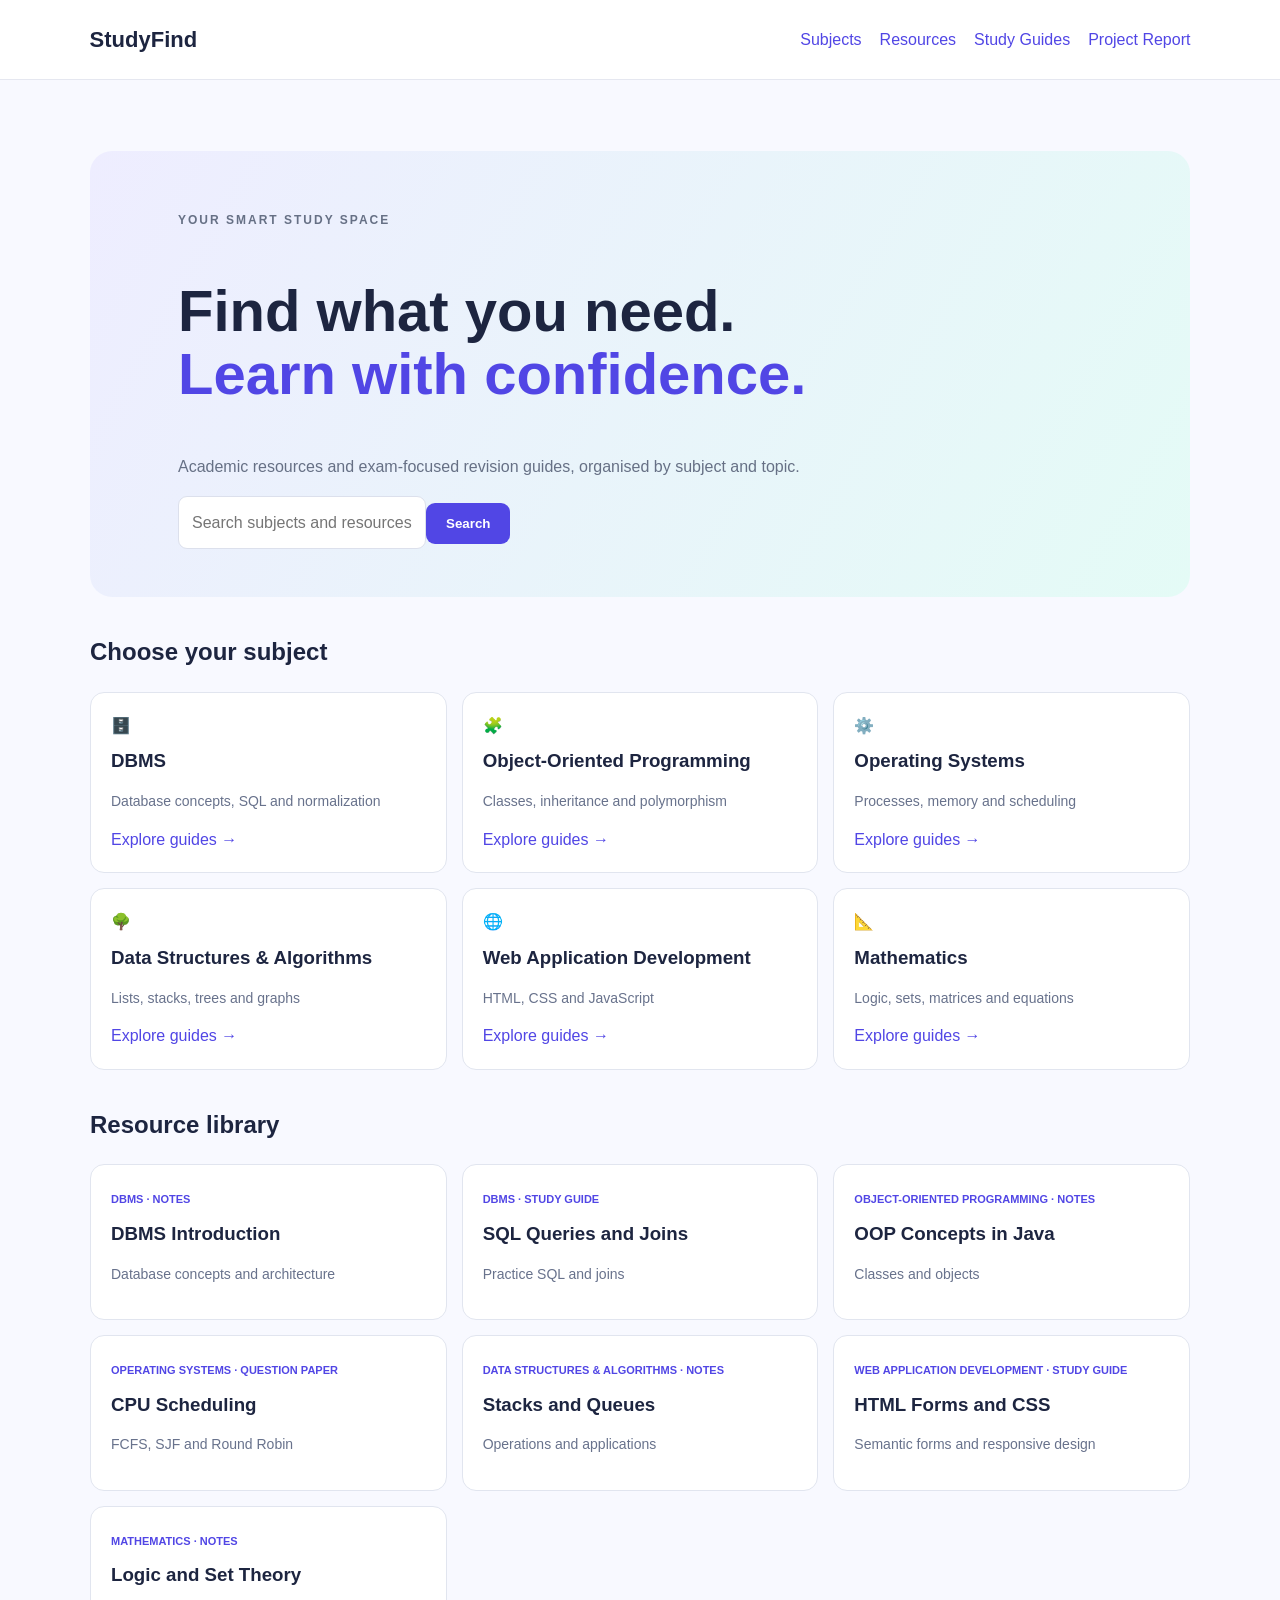
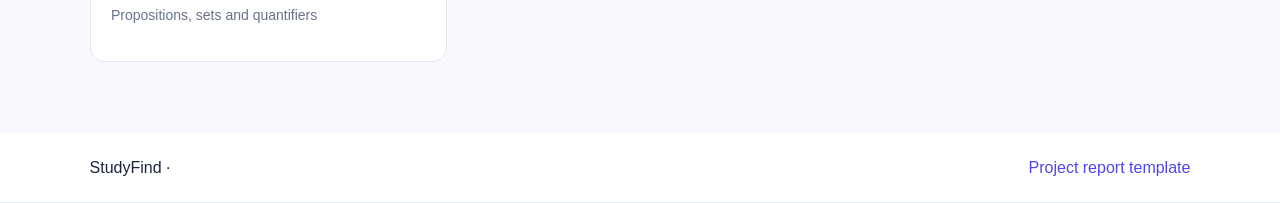
<file: public/index.html>
<!doctype html>
<html lang="en"><head><meta charset="utf-8"><meta name="viewport" content="width=device-width,initial-scale=1"><title>StudyFind</title><link rel="stylesheet" href="styles.css"></head><body><header><a class="brand" href="index.html">StudyFind</a><nav><a href="#subjects">Subjects</a><a href="#resources">Resources</a><a href="study.html">Study Guides</a><a href="../report.html">Project Report</a></nav></header><main><section class="hero"><p class="tag">YOUR SMART STUDY SPACE</p><h1>Find what you need.<br><span>Learn with confidence.</span></h1><p>Academic resources and exam-focused revision guides, organised by subject and topic.</p><input id="search" placeholder="Search subjects and resources"><button id="searchBtn">Search</button></section><section id="subjects"><h2>Choose your subject</h2><div id="subjectGrid" class="grid"></div></section><section id="resources"><h2>Resource library</h2><div id="results" class="grid"></div></section></main><footer>StudyFind · <a href="../report.html">Project report template</a></footer><script src="app.js"></script></body></html>
</file>
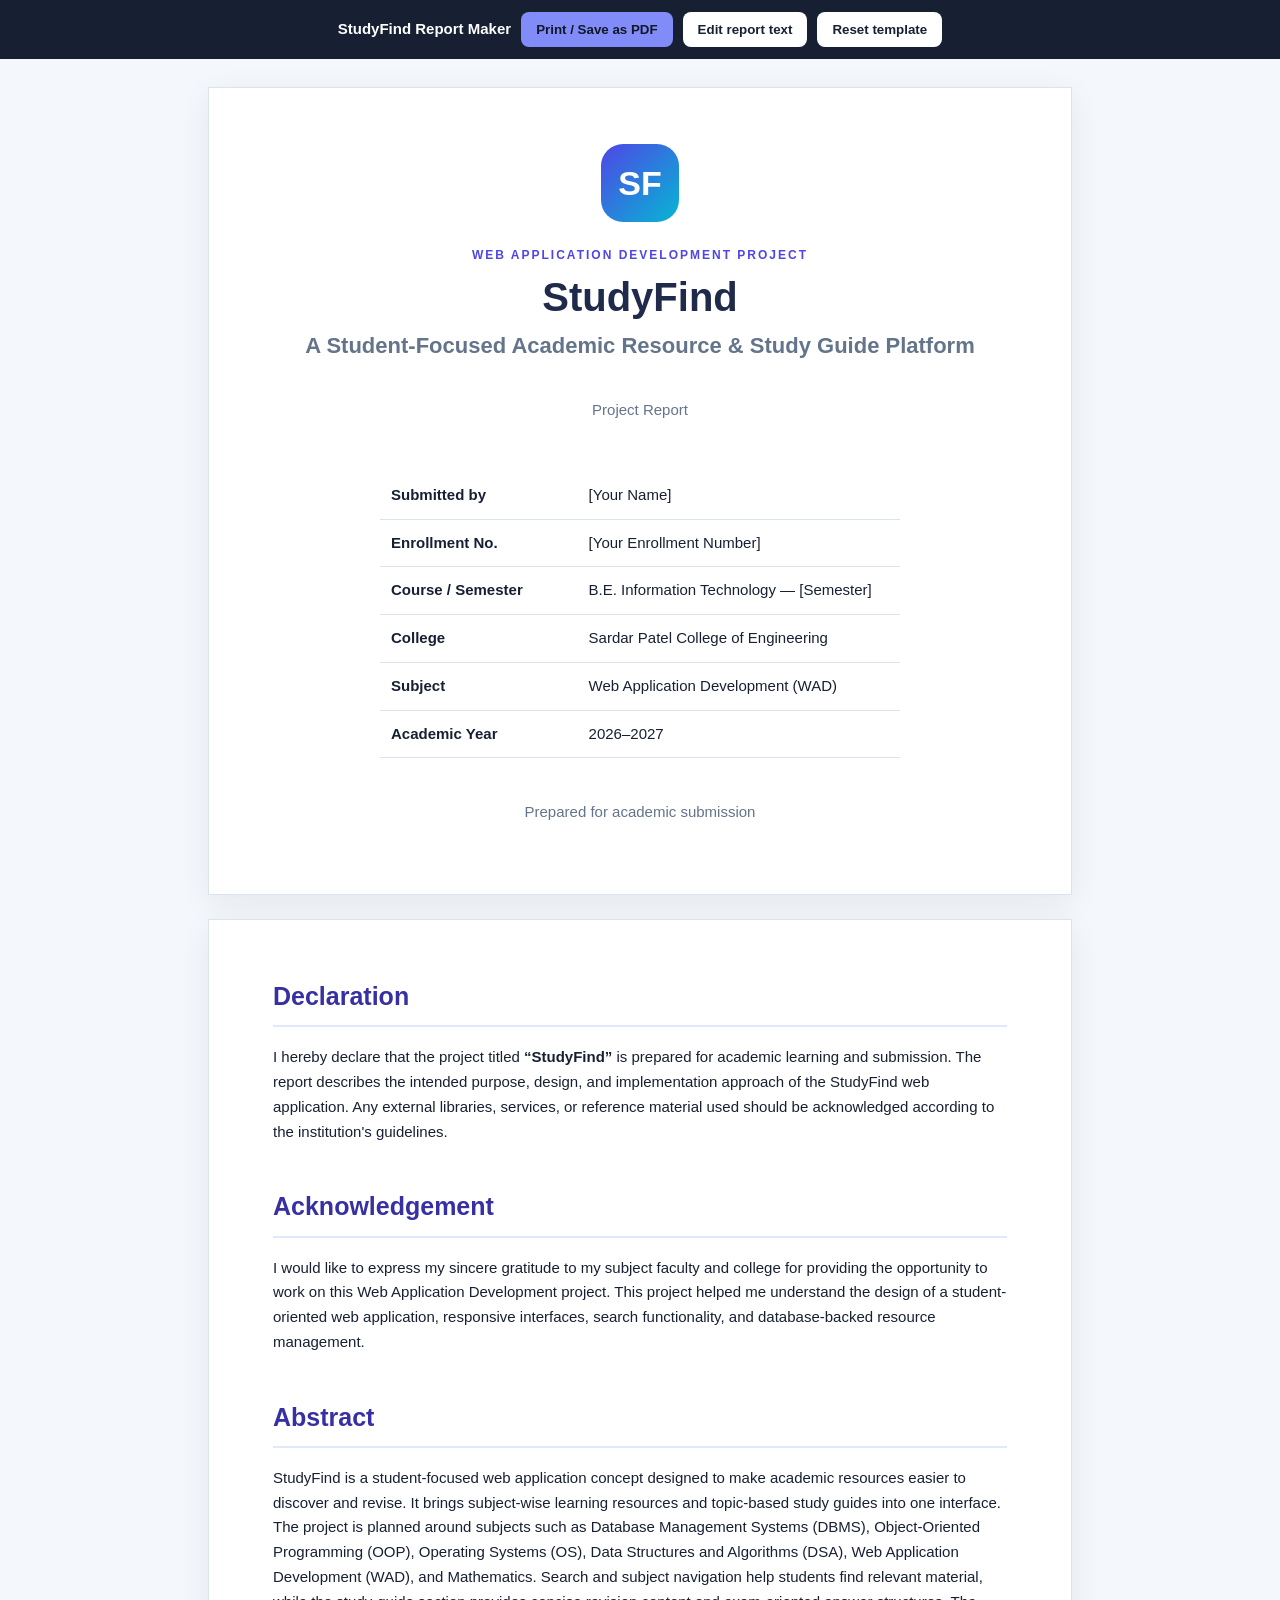
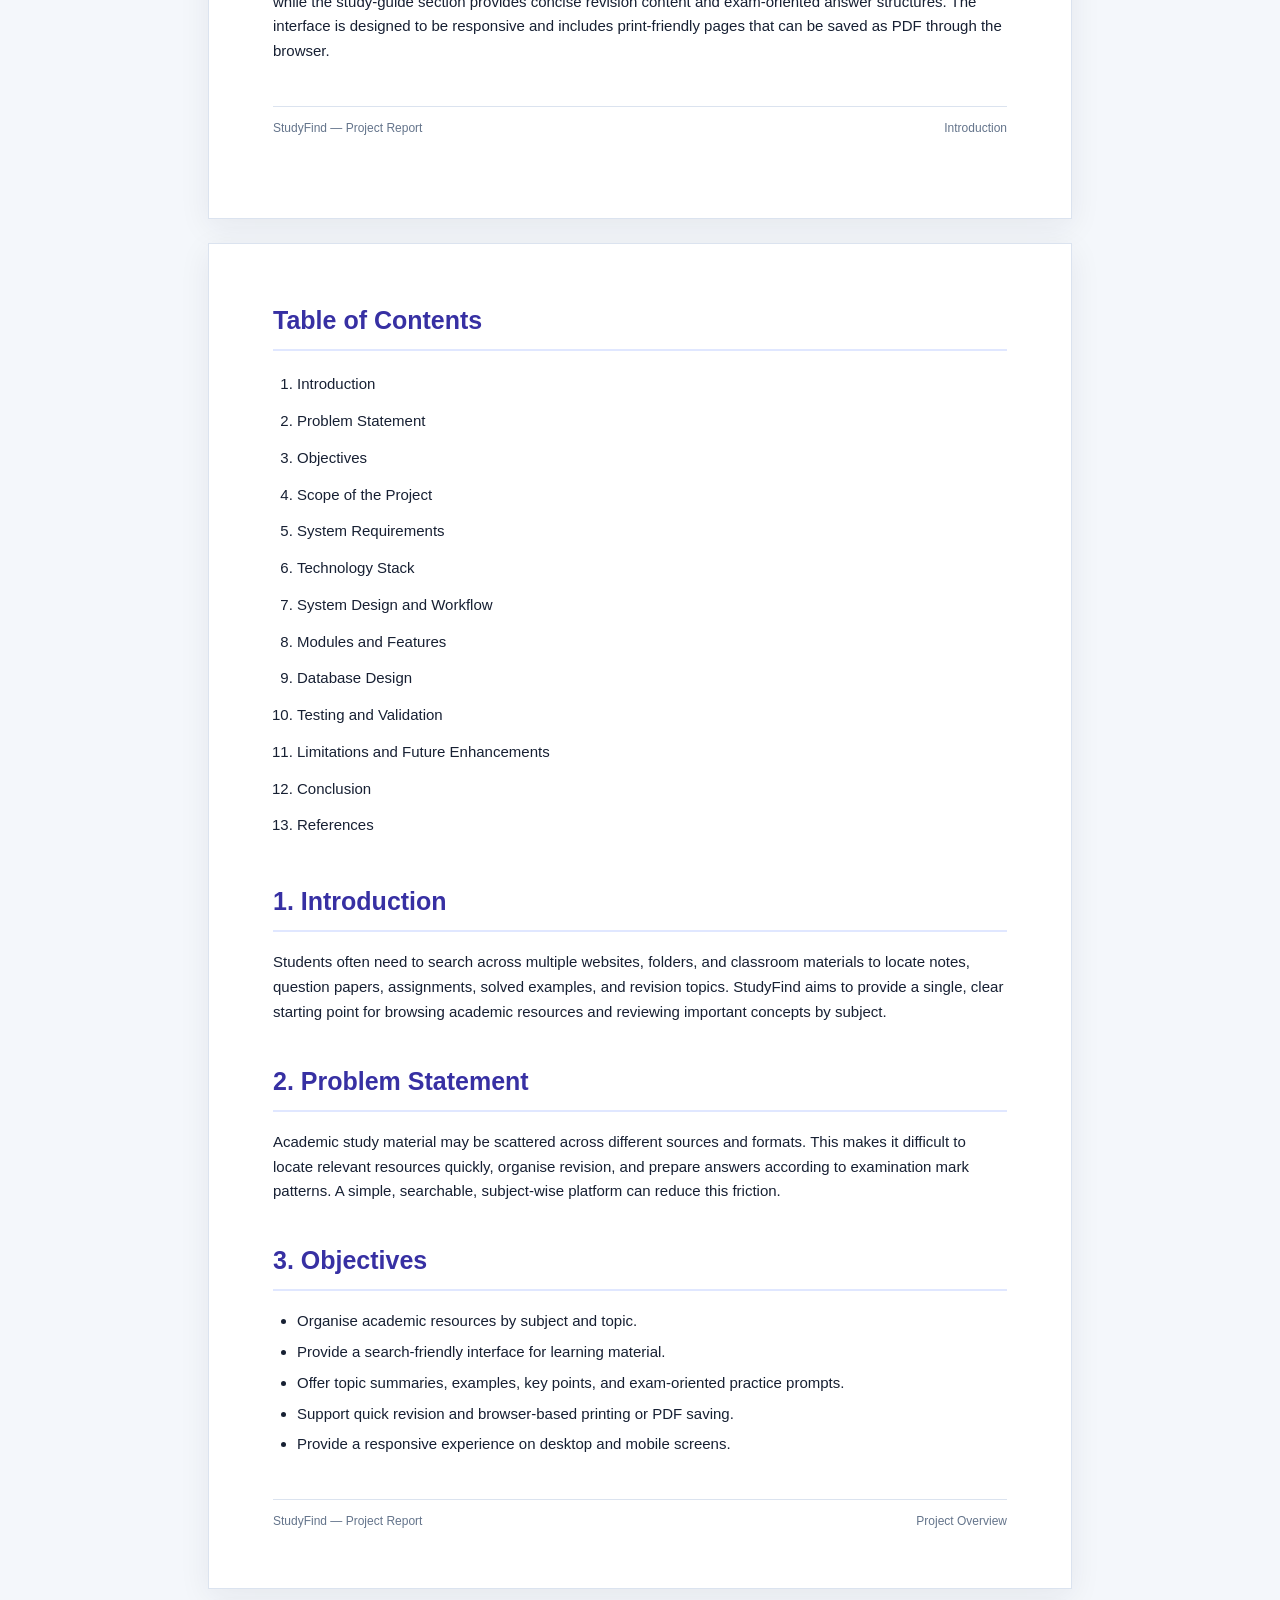
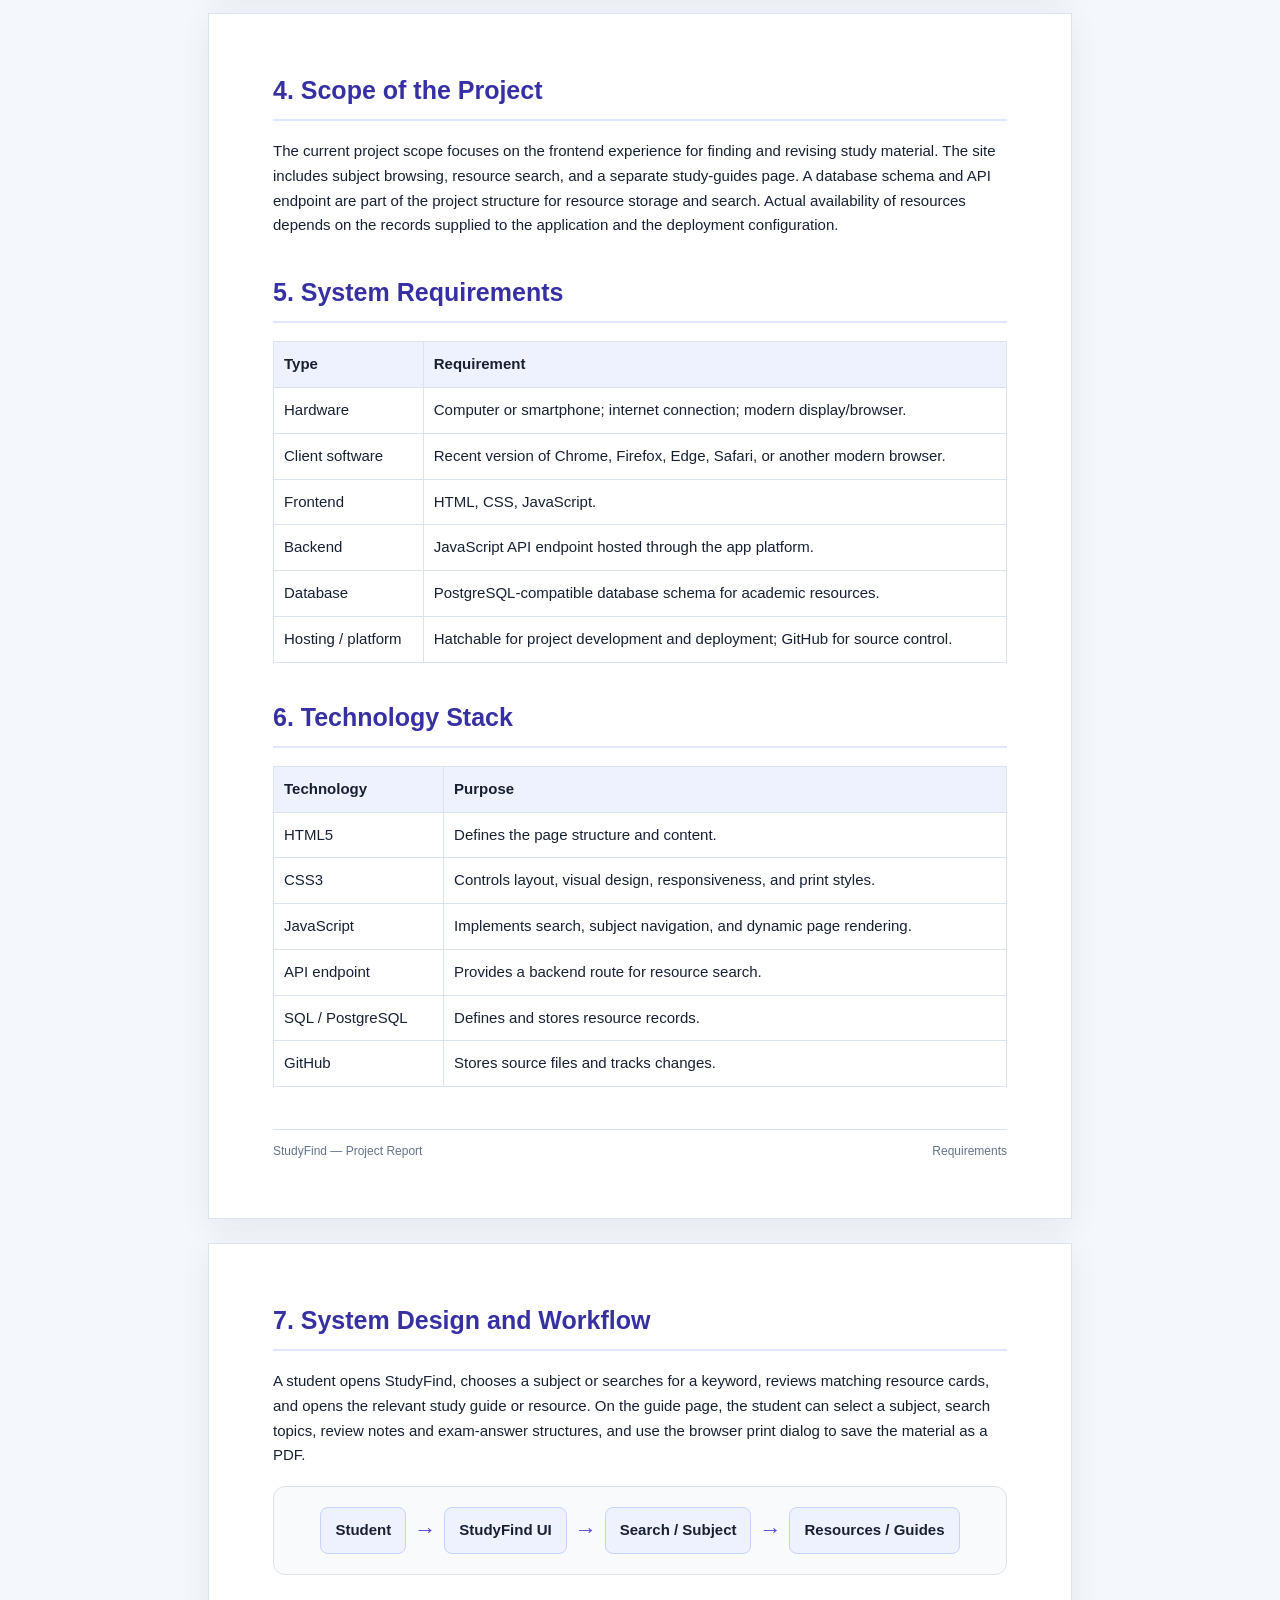
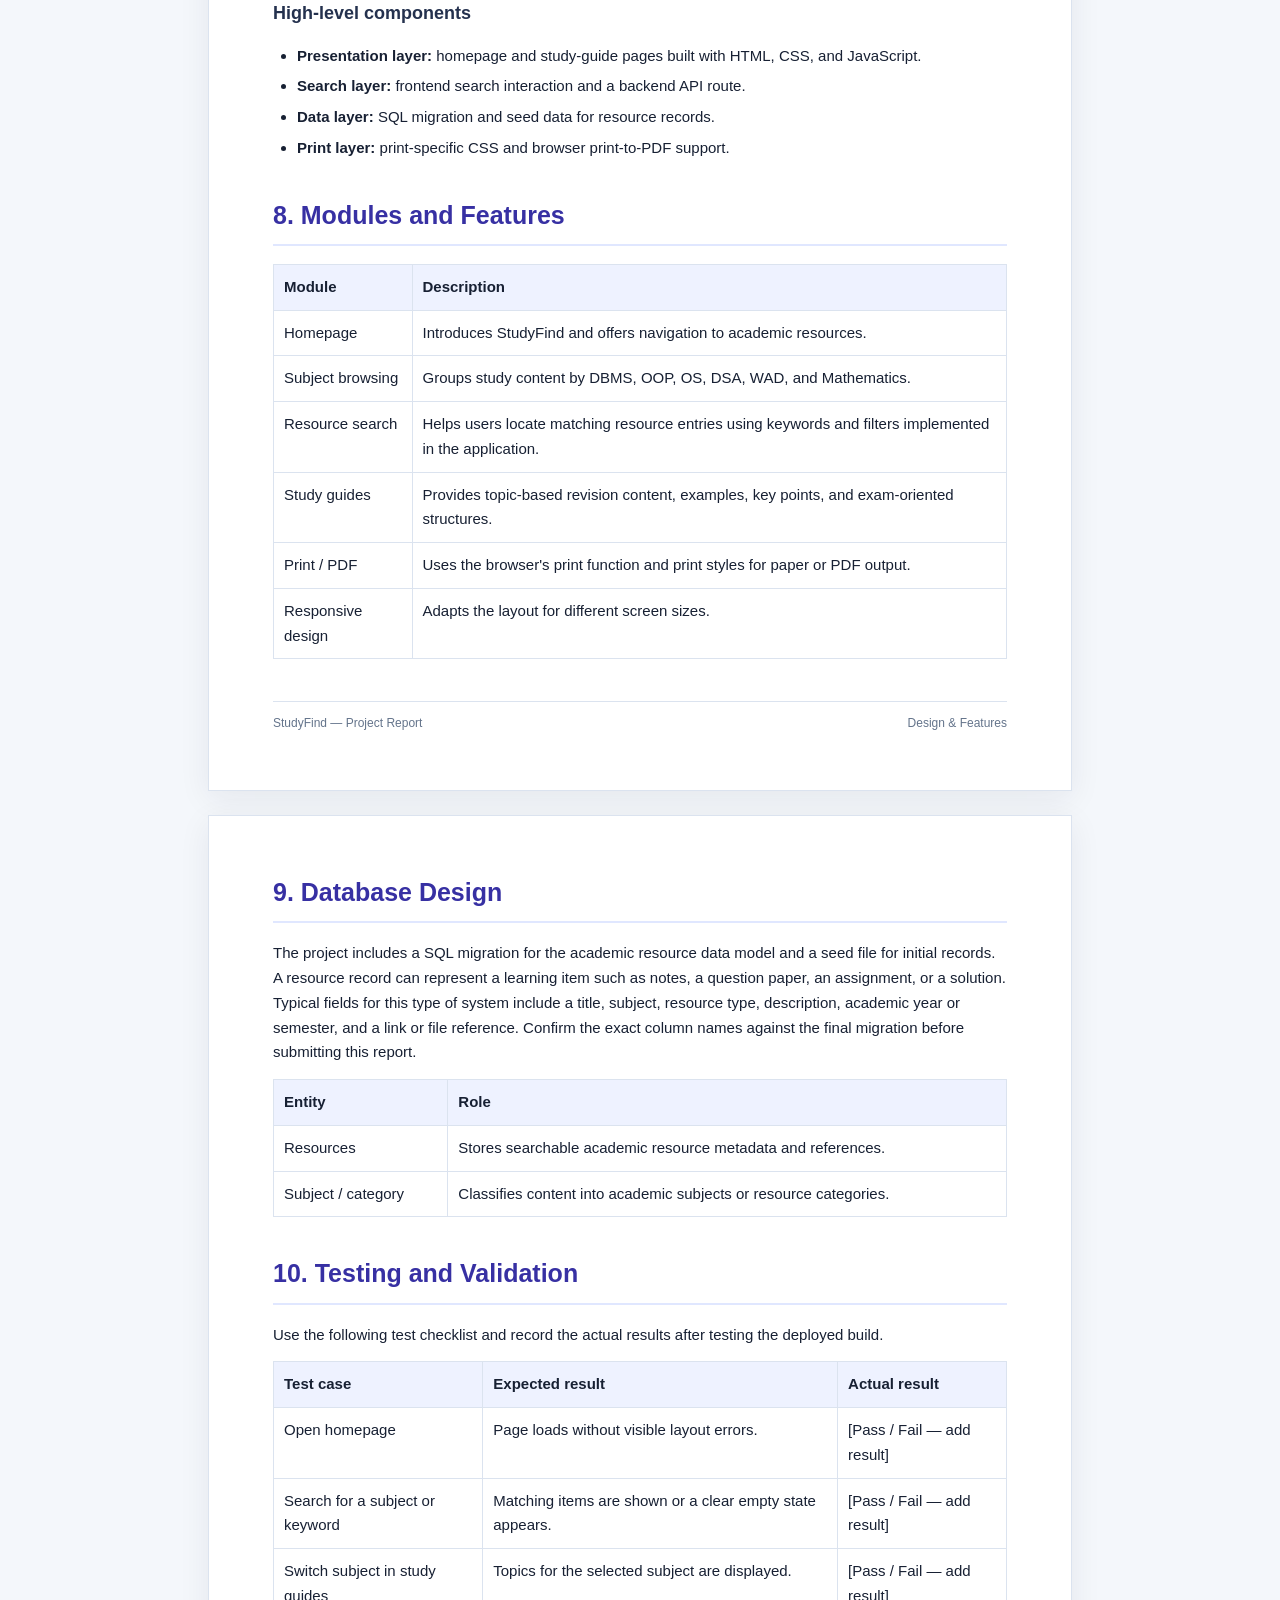
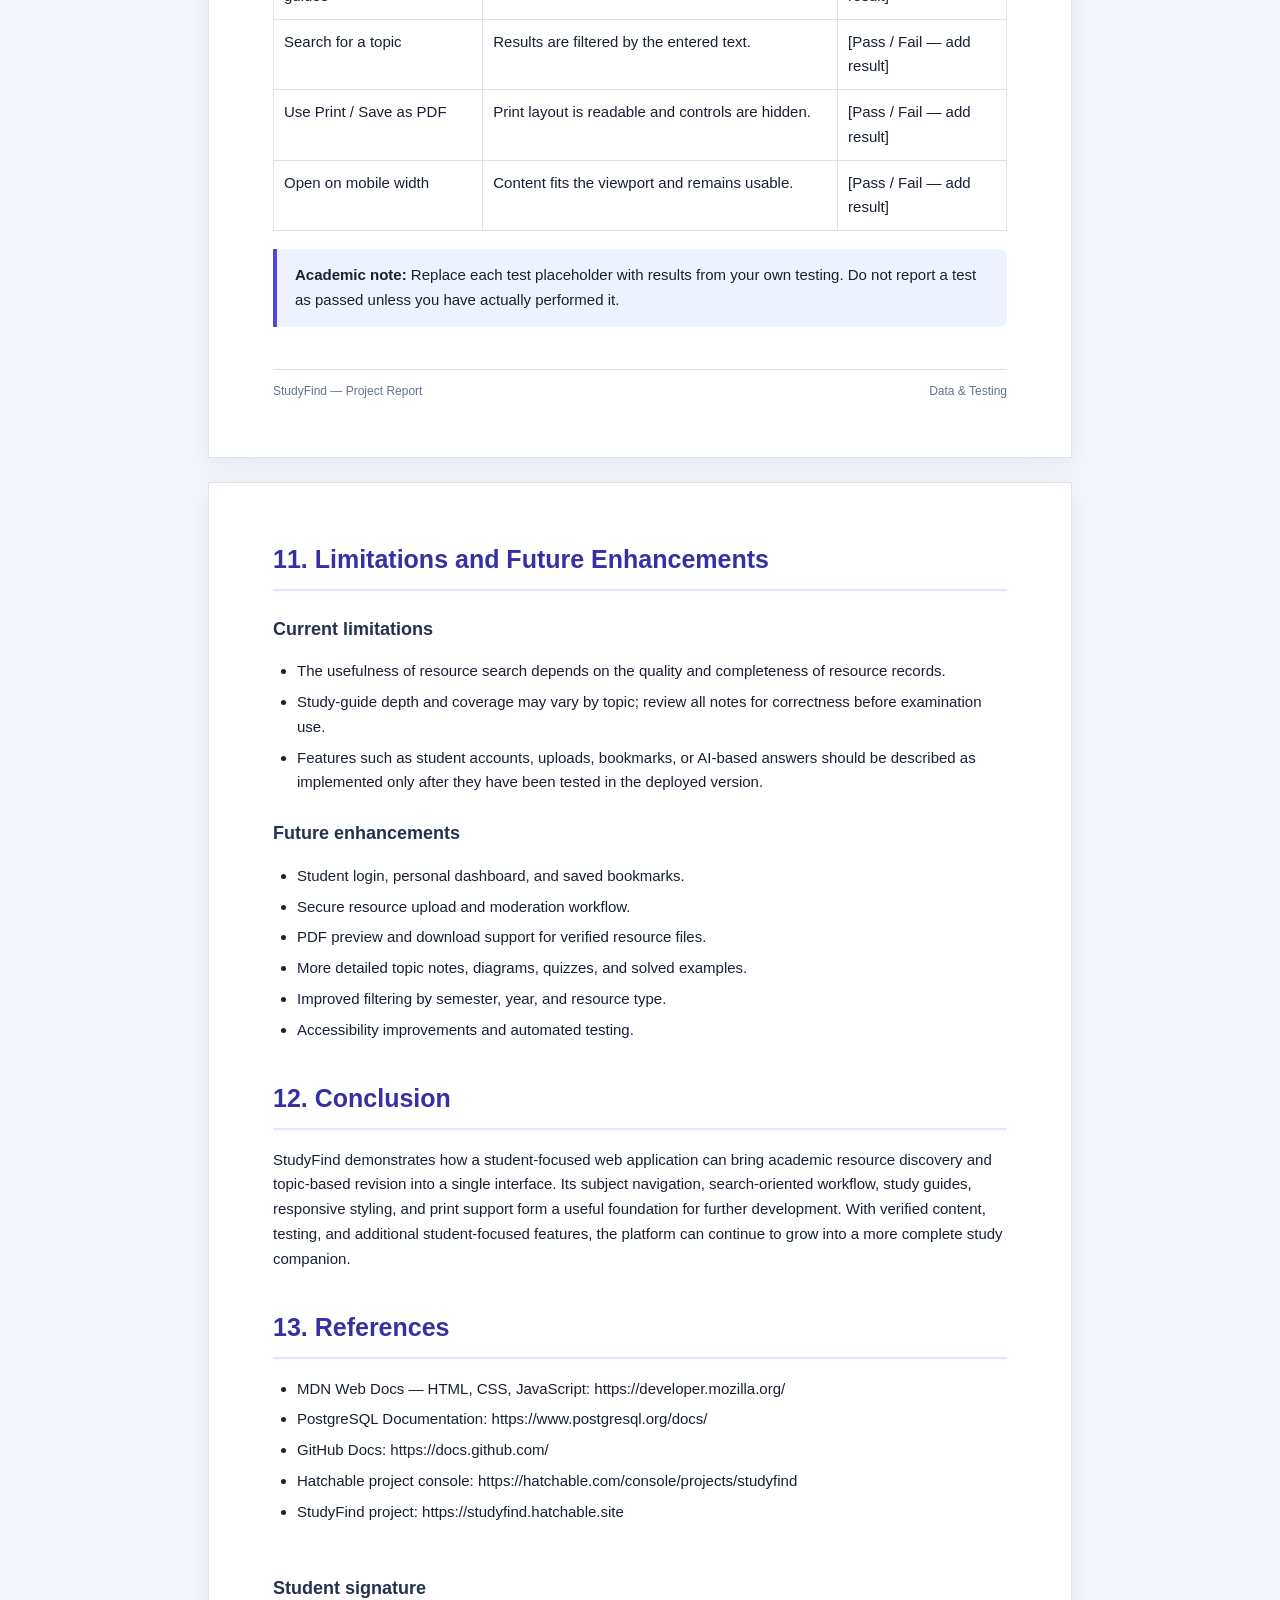
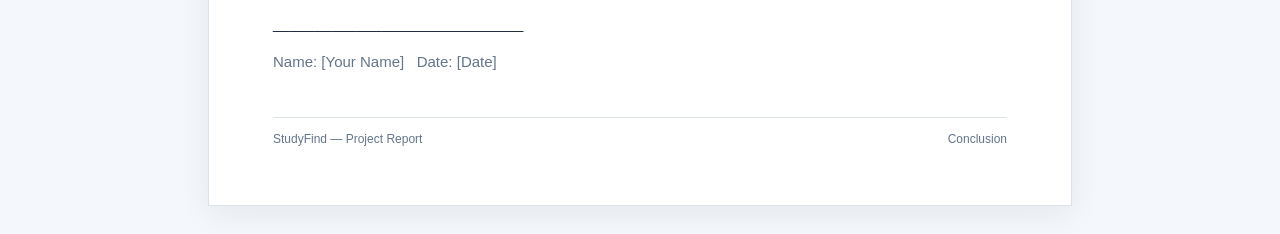
<file: report.html>
<!doctype html>
<html lang="en">
<head>
<meta charset="utf-8">
<meta name="viewport" content="width=device-width,initial-scale=1">
<title>StudyFind — Project Report</title>
<style>
:root{--ink:#172033;--muted:#64748b;--brand:#4f46e5;--line:#dbe3ef;--paper:#fff;--wash:#f4f7fb}
*{box-sizing:border-box}body{margin:0;background:var(--wash);font:15px/1.65 Arial,Helvetica,sans-serif;color:var(--ink)}
.toolbar{position:sticky;top:0;z-index:5;display:flex;gap:10px;justify-content:center;align-items:center;flex-wrap:wrap;padding:12px;background:#172033;color:#fff}
button{border:0;border-radius:8px;padding:10px 15px;font-weight:700;cursor:pointer;background:#818cf8;color:#111827}.secondary{background:#fff;color:#172033}
.wrap{max-width:900px;margin:28px auto;padding:0 18px}.sheet{background:var(--paper);padding:56px 64px;margin:0 auto 24px;box-shadow:0 8px 30px #17203312;border:1px solid var(--line);min-height:900px}
.cover{display:flex;min-height:760px;flex-direction:column;justify-content:center;text-align:center}.logo{width:78px;height:78px;border-radius:22px;background:linear-gradient(135deg,#4f46e5,#06b6d4);color:white;display:grid;place-items:center;font-size:34px;font-weight:800;margin:0 auto 24px}
h1{font-size:40px;line-height:1.15;margin:8px 0;color:#202b4b}h2{font-size:25px;color:#3730a3;border-bottom:2px solid #e0e7ff;padding-bottom:8px;margin:0 0 18px}h3{font-size:18px;margin:24px 0 8px;color:#24314e}p{margin:8px 0 13px}.muted{color:var(--muted)}.eyebrow{text-transform:uppercase;letter-spacing:2px;color:var(--brand);font-size:12px;font-weight:800}
.meta{margin:36px auto 0;border-collapse:collapse;width:100%;max-width:520px;text-align:left}.meta td{border-bottom:1px solid var(--line);padding:11px}.meta td:first-child{font-weight:bold;width:38%}
.callout{background:#eef2ff;border-left:4px solid var(--brand);padding:14px 18px;border-radius:0 8px 8px 0;margin:18px 0}
ul,ol{padding-left:24px}li{margin:6px 0}.diagram{display:flex;align-items:center;justify-content:center;gap:8px;flex-wrap:wrap;padding:20px;background:#f8fafc;border:1px solid var(--line);border-radius:12px;margin:18px 0}.step{background:#eef2ff;border:1px solid #c7d2fe;padding:10px 14px;border-radius:8px;font-weight:700}.arrow{color:var(--brand);font-size:22px}
table.data{width:100%;border-collapse:collapse;margin:14px 0}table.data th,table.data td{border:1px solid var(--line);padding:10px;text-align:left;vertical-align:top}table.data th{background:#eef2ff}
.edit-hint{font-size:12px;color:var(--muted);font-style:italic}.toc li{padding:3px 0}.footer{border-top:1px solid var(--line);margin-top:42px;padding-top:12px;color:var(--muted);font-size:12px;display:flex;justify-content:space-between}
input.inline{border:0;border-bottom:1px dashed #94a3b8;background:transparent;font:inherit;color:inherit;width:90%;padding:4px}
@media(max-width:640px){.sheet{padding:28px 22px;min-height:0}.cover{min-height:620px}h1{font-size:32px}.toolbar{position:static}}
@page{size:A4;margin:15mm}
@media print{body{background:white;font-size:11pt}.toolbar,.edit-hint{display:none!important}.wrap{max-width:none;margin:0;padding:0}.sheet{box-shadow:none;border:0;margin:0;padding:0;min-height:0;page-break-after:always}.sheet:last-child{page-break-after:auto}.cover{min-height:250mm}h2{break-after:avoid}h3{break-after:avoid}table,ul,.diagram{break-inside:avoid}.footer{margin-top:24px}}
</style>
</head>
<body>
<div class="toolbar">
<strong>StudyFind Report Maker</strong>
<button onclick="window.print()">Print / Save as PDF</button>
<button class="secondary" onclick="toggleEdit()">Edit report text</button>
<button class="secondary" onclick="resetReport()">Reset template</button>
</div>
<div class="wrap" id="report">
<section class="sheet cover">
<div class="logo">SF</div>
<div class="eyebrow">Web Application Development Project</div>
<h1 contenteditable="true">StudyFind</h1>
<h2 contenteditable="true" style="border:0;color:#64748b;font-size:22px">A Student-Focused Academic Resource & Study Guide Platform</h2>
<p class="muted" contenteditable="true">Project Report</p>
<table class="meta">
<tr><td>Submitted by</td><td contenteditable="true">[Your Name]</td></tr>
<tr><td>Enrollment No.</td><td contenteditable="true">[Your Enrollment Number]</td></tr>
<tr><td>Course / Semester</td><td contenteditable="true">B.E. Information Technology — [Semester]</td></tr>
<tr><td>College</td><td contenteditable="true">Sardar Patel College of Engineering</td></tr>
<tr><td>Subject</td><td contenteditable="true">Web Application Development (WAD)</td></tr>
<tr><td>Academic Year</td><td contenteditable="true">2026–2027</td></tr>
</table>
<p class="muted" style="margin-top:42px">Prepared for academic submission</p>
</section>
<section class="sheet">
<h2>Declaration</h2>
<p contenteditable="true">I hereby declare that the project titled <strong>“StudyFind”</strong> is prepared for academic learning and submission. The report describes the intended purpose, design, and implementation approach of the StudyFind web application. Any external libraries, services, or reference material used should be acknowledged according to the institution's guidelines.</p>
<h2 style="margin-top:42px">Acknowledgement</h2>
<p contenteditable="true">I would like to express my sincere gratitude to my subject faculty and college for providing the opportunity to work on this Web Application Development project. This project helped me understand the design of a student-oriented web application, responsive interfaces, search functionality, and database-backed resource management.</p>
<h2 style="margin-top:42px">Abstract</h2>
<p contenteditable="true">StudyFind is a student-focused web application concept designed to make academic resources easier to discover and revise. It brings subject-wise learning resources and topic-based study guides into one interface. The project is planned around subjects such as Database Management Systems (DBMS), Object-Oriented Programming (OOP), Operating Systems (OS), Data Structures and Algorithms (DSA), Web Application Development (WAD), and Mathematics. Search and subject navigation help students find relevant material, while the study-guide section provides concise revision content and exam-oriented answer structures. The interface is designed to be responsive and includes print-friendly pages that can be saved as PDF through the browser.</p>
<div class="footer"><span>StudyFind — Project Report</span><span>Introduction</span></div>
</section>
<section class="sheet">
<h2>Table of Contents</h2>
<ol class="toc">
<li>Introduction</li><li>Problem Statement</li><li>Objectives</li><li>Scope of the Project</li><li>System Requirements</li><li>Technology Stack</li><li>System Design and Workflow</li><li>Modules and Features</li><li>Database Design</li><li>Testing and Validation</li><li>Limitations and Future Enhancements</li><li>Conclusion</li><li>References</li>
</ol>
<h2 style="margin-top:40px">1. Introduction</h2>
<p contenteditable="true">Students often need to search across multiple websites, folders, and classroom materials to locate notes, question papers, assignments, solved examples, and revision topics. StudyFind aims to provide a single, clear starting point for browsing academic resources and reviewing important concepts by subject.</p>
<h2 style="margin-top:36px">2. Problem Statement</h2>
<p contenteditable="true">Academic study material may be scattered across different sources and formats. This makes it difficult to locate relevant resources quickly, organise revision, and prepare answers according to examination mark patterns. A simple, searchable, subject-wise platform can reduce this friction.</p>
<h2 style="margin-top:36px">3. Objectives</h2>
<ul contenteditable="true"><li>Organise academic resources by subject and topic.</li><li>Provide a search-friendly interface for learning material.</li><li>Offer topic summaries, examples, key points, and exam-oriented practice prompts.</li><li>Support quick revision and browser-based printing or PDF saving.</li><li>Provide a responsive experience on desktop and mobile screens.</li></ul>
<div class="footer"><span>StudyFind — Project Report</span><span>Project Overview</span></div>
</section>
<section class="sheet">
<h2>4. Scope of the Project</h2>
<p contenteditable="true">The current project scope focuses on the frontend experience for finding and revising study material. The site includes subject browsing, resource search, and a separate study-guides page. A database schema and API endpoint are part of the project structure for resource storage and search. Actual availability of resources depends on the records supplied to the application and the deployment configuration.</p>
<h2 style="margin-top:34px">5. System Requirements</h2>
<table class="data"><tr><th>Type</th><th>Requirement</th></tr>
<tr><td>Hardware</td><td>Computer or smartphone; internet connection; modern display/browser.</td></tr>
<tr><td>Client software</td><td>Recent version of Chrome, Firefox, Edge, Safari, or another modern browser.</td></tr>
<tr><td>Frontend</td><td>HTML, CSS, JavaScript.</td></tr>
<tr><td>Backend</td><td>JavaScript API endpoint hosted through the app platform.</td></tr>
<tr><td>Database</td><td>PostgreSQL-compatible database schema for academic resources.</td></tr>
<tr><td>Hosting / platform</td><td>Hatchable for project development and deployment; GitHub for source control.</td></tr></table>
<h2 style="margin-top:34px">6. Technology Stack</h2>
<table class="data"><tr><th>Technology</th><th>Purpose</th></tr>
<tr><td>HTML5</td><td>Defines the page structure and content.</td></tr>
<tr><td>CSS3</td><td>Controls layout, visual design, responsiveness, and print styles.</td></tr>
<tr><td>JavaScript</td><td>Implements search, subject navigation, and dynamic page rendering.</td></tr>
<tr><td>API endpoint</td><td>Provides a backend route for resource search.</td></tr>
<tr><td>SQL / PostgreSQL</td><td>Defines and stores resource records.</td></tr>
<tr><td>GitHub</td><td>Stores source files and tracks changes.</td></tr></table>
<div class="footer"><span>StudyFind — Project Report</span><span>Requirements</span></div>
</section>
<section class="sheet">
<h2>7. System Design and Workflow</h2>
<p contenteditable="true">A student opens StudyFind, chooses a subject or searches for a keyword, reviews matching resource cards, and opens the relevant study guide or resource. On the guide page, the student can select a subject, search topics, review notes and exam-answer structures, and use the browser print dialog to save the material as a PDF.</p>
<div class="diagram"><div class="step">Student</div><span class="arrow">→</span><div class="step">StudyFind UI</div><span class="arrow">→</span><div class="step">Search / Subject</div><span class="arrow">→</span><div class="step">Resources / Guides</div></div>
<h3>High-level components</h3>
<ul contenteditable="true"><li><strong>Presentation layer:</strong> homepage and study-guide pages built with HTML, CSS, and JavaScript.</li><li><strong>Search layer:</strong> frontend search interaction and a backend API route.</li><li><strong>Data layer:</strong> SQL migration and seed data for resource records.</li><li><strong>Print layer:</strong> print-specific CSS and browser print-to-PDF support.</li></ul>
<h2 style="margin-top:34px">8. Modules and Features</h2>
<table class="data"><tr><th>Module</th><th>Description</th></tr>
<tr><td>Homepage</td><td>Introduces StudyFind and offers navigation to academic resources.</td></tr>
<tr><td>Subject browsing</td><td>Groups study content by DBMS, OOP, OS, DSA, WAD, and Mathematics.</td></tr>
<tr><td>Resource search</td><td>Helps users locate matching resource entries using keywords and filters implemented in the application.</td></tr>
<tr><td>Study guides</td><td>Provides topic-based revision content, examples, key points, and exam-oriented structures.</td></tr>
<tr><td>Print / PDF</td><td>Uses the browser's print function and print styles for paper or PDF output.</td></tr>
<tr><td>Responsive design</td><td>Adapts the layout for different screen sizes.</td></tr></table>
<div class="footer"><span>StudyFind — Project Report</span><span>Design & Features</span></div>
</section>
<section class="sheet">
<h2>9. Database Design</h2>
<p contenteditable="true">The project includes a SQL migration for the academic resource data model and a seed file for initial records. A resource record can represent a learning item such as notes, a question paper, an assignment, or a solution. Typical fields for this type of system include a title, subject, resource type, description, academic year or semester, and a link or file reference. Confirm the exact column names against the final migration before submitting this report.</p>
<table class="data"><tr><th>Entity</th><th>Role</th></tr>
<tr><td>Resources</td><td>Stores searchable academic resource metadata and references.</td></tr>
<tr><td>Subject / category</td><td>Classifies content into academic subjects or resource categories.</td></tr></table>
<h2 style="margin-top:36px">10. Testing and Validation</h2>
<p contenteditable="true">Use the following test checklist and record the actual results after testing the deployed build.</p>
<table class="data"><tr><th>Test case</th><th>Expected result</th><th>Actual result</th></tr>
<tr><td>Open homepage</td><td>Page loads without visible layout errors.</td><td contenteditable="true">[Pass / Fail — add result]</td></tr>
<tr><td>Search for a subject or keyword</td><td>Matching items are shown or a clear empty state appears.</td><td contenteditable="true">[Pass / Fail — add result]</td></tr>
<tr><td>Switch subject in study guides</td><td>Topics for the selected subject are displayed.</td><td contenteditable="true">[Pass / Fail — add result]</td></tr>
<tr><td>Search for a topic</td><td>Results are filtered by the entered text.</td><td contenteditable="true">[Pass / Fail — add result]</td></tr>
<tr><td>Use Print / Save as PDF</td><td>Print layout is readable and controls are hidden.</td><td contenteditable="true">[Pass / Fail — add result]</td></tr>
<tr><td>Open on mobile width</td><td>Content fits the viewport and remains usable.</td><td contenteditable="true">[Pass / Fail — add result]</td></tr></table>
<div class="callout"><strong>Academic note:</strong> Replace each test placeholder with results from your own testing. Do not report a test as passed unless you have actually performed it.</div>
<div class="footer"><span>StudyFind — Project Report</span><span>Data & Testing</span></div>
</section>
<section class="sheet">
<h2>11. Limitations and Future Enhancements</h2>
<h3>Current limitations</h3>
<ul contenteditable="true"><li>The usefulness of resource search depends on the quality and completeness of resource records.</li><li>Study-guide depth and coverage may vary by topic; review all notes for correctness before examination use.</li><li>Features such as student accounts, uploads, bookmarks, or AI-based answers should be described as implemented only after they have been tested in the deployed version.</li></ul>
<h3>Future enhancements</h3>
<ul contenteditable="true"><li>Student login, personal dashboard, and saved bookmarks.</li><li>Secure resource upload and moderation workflow.</li><li>PDF preview and download support for verified resource files.</li><li>More detailed topic notes, diagrams, quizzes, and solved examples.</li><li>Improved filtering by semester, year, and resource type.</li><li>Accessibility improvements and automated testing.</li></ul>
<h2 style="margin-top:36px">12. Conclusion</h2>
<p contenteditable="true">StudyFind demonstrates how a student-focused web application can bring academic resource discovery and topic-based revision into a single interface. Its subject navigation, search-oriented workflow, study guides, responsive styling, and print support form a useful foundation for further development. With verified content, testing, and additional student-focused features, the platform can continue to grow into a more complete study companion.</p>
<h2 style="margin-top:36px">13. References</h2>
<ul contenteditable="true"><li>MDN Web Docs — HTML, CSS, JavaScript: https://developer.mozilla.org/</li><li>PostgreSQL Documentation: https://www.postgresql.org/docs/</li><li>GitHub Docs: https://docs.github.com/</li><li>Hatchable project console: https://hatchable.com/console/projects/studyfind</li><li>StudyFind project: https://studyfind.hatchable.site</li></ul>
<h3 style="margin-top:50px">Student signature</h3>
<p>______________________________</p><p class="muted">Name: <span contenteditable="true">[Your Name]</span> &nbsp; Date: <span contenteditable="true">[Date]</span></p>
<div class="footer"><span>StudyFind — Project Report</span><span>Conclusion</span></div>
</section>
</div>
<script>
let editing=false;
function toggleEdit(){editing=!editing;document.querySelectorAll('[contenteditable]').forEach(el=>el.contentEditable=String(editing));document.querySelector('.toolbar button:nth-of-type(2)').textContent=editing?'Finish editing':'Edit report text';}
function resetReport(){if(confirm('Reload the original report template? Unsaved edits will be lost.'))location.reload();}
document.querySelectorAll('[contenteditable]').forEach(el=>el.contentEditable='false');
</script>
</body>
</html>
</file>
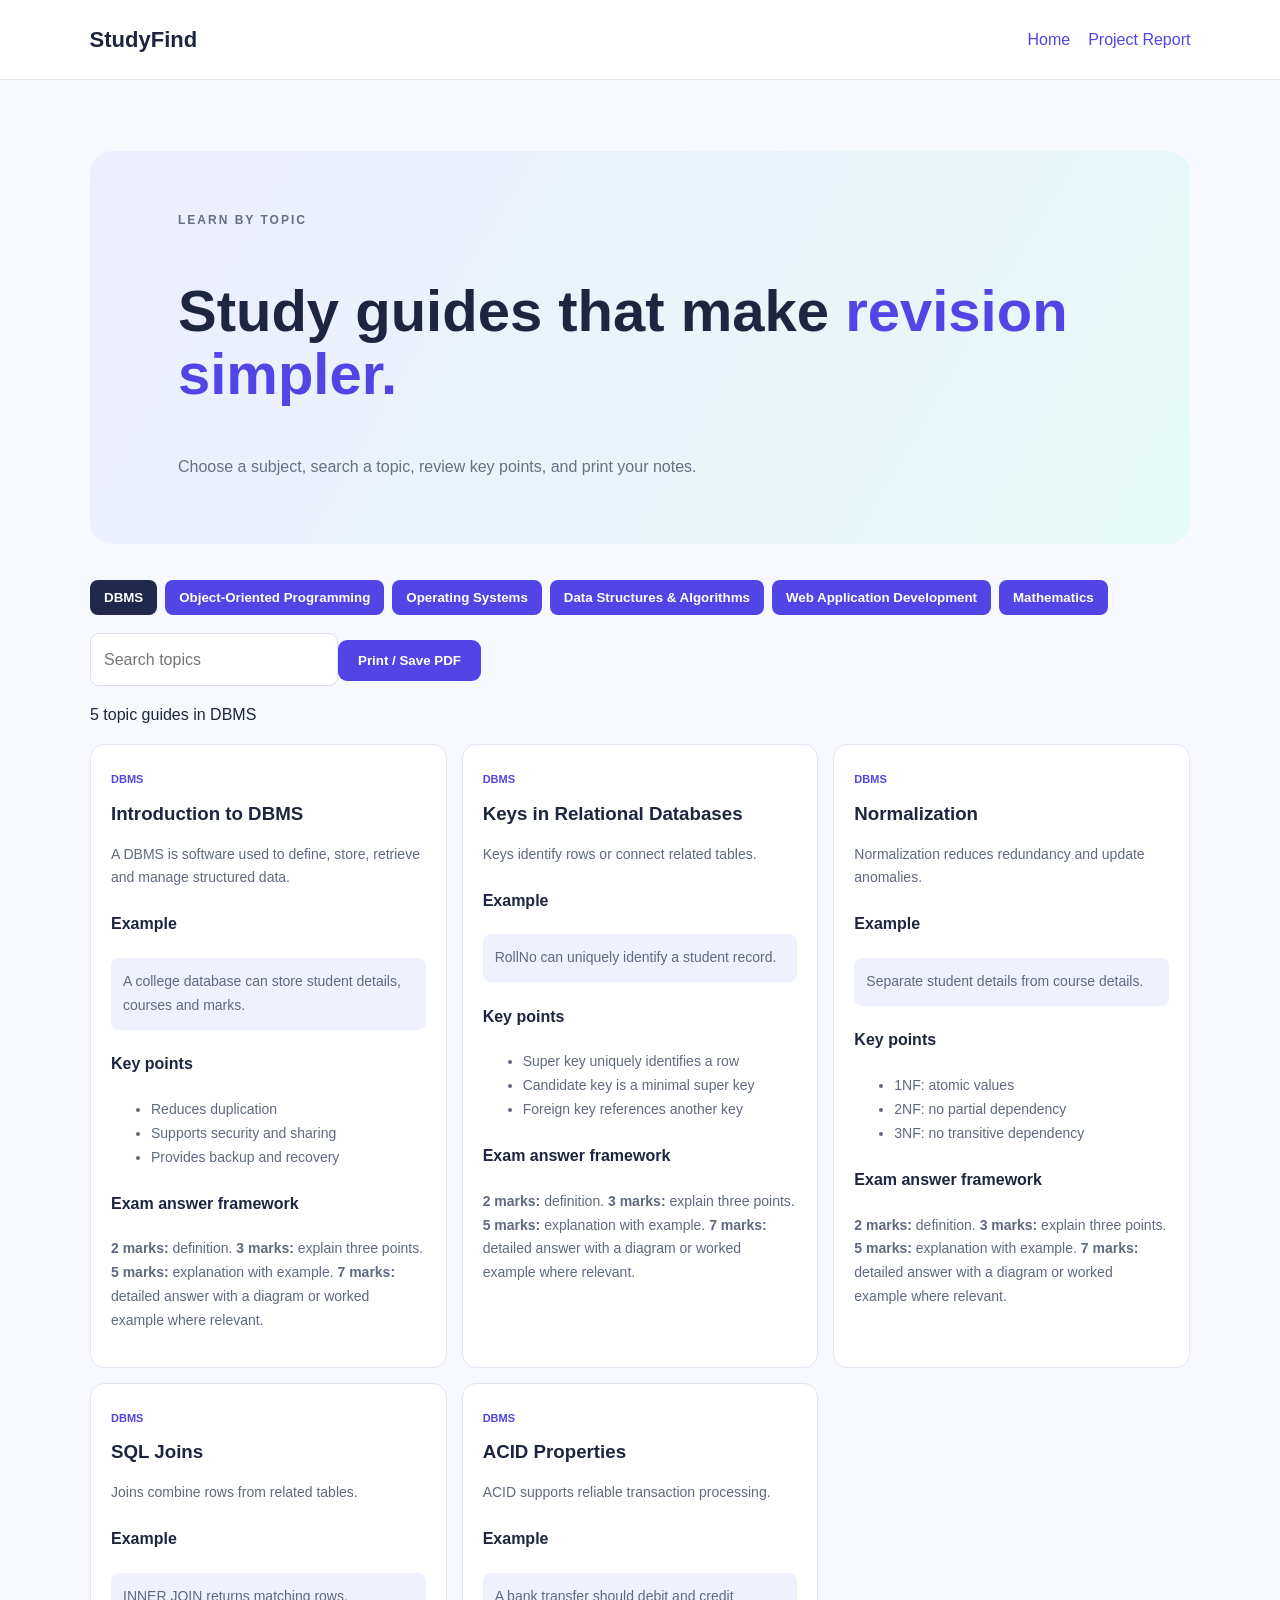
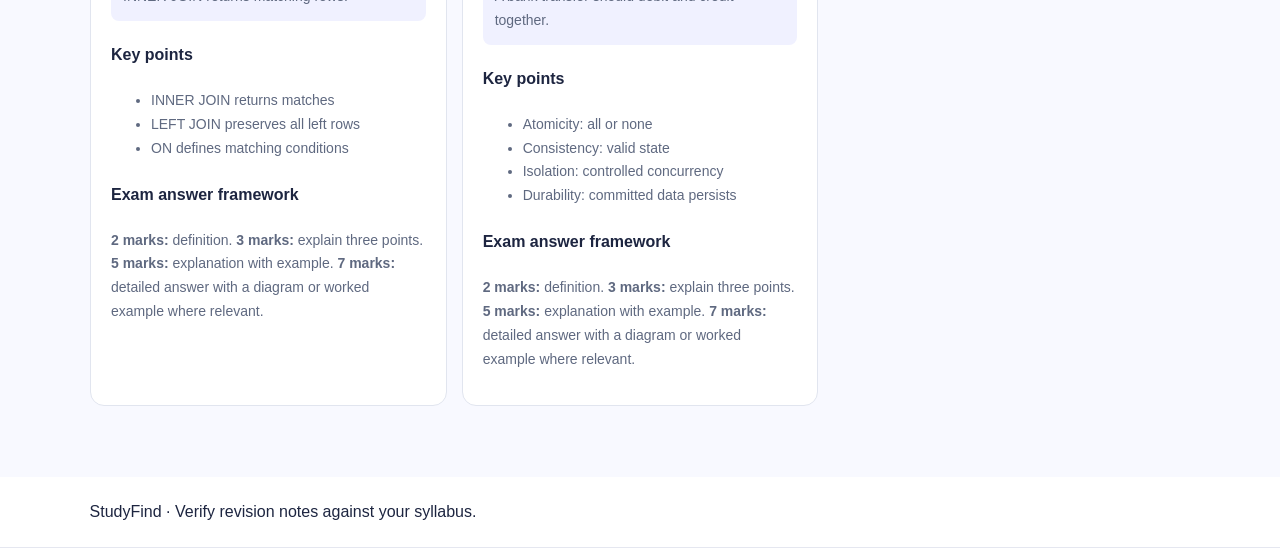
<file: public/study.html>
<!doctype html><html lang="en"><head><meta charset="utf-8"><meta name="viewport" content="width=device-width,initial-scale=1"><title>Study Guides — StudyFind</title><link rel="stylesheet" href="styles.css"><link rel="stylesheet" href="study.css"></head><body><header><a class="brand" href="index.html">StudyFind</a><nav><a href="index.html">Home</a><a href="../report.html">Project Report</a></nav></header><main><section class="hero"><p class="tag">LEARN BY TOPIC</p><h1>Study guides that make <span>revision simpler.</span></h1><p>Choose a subject, search a topic, review key points, and print your notes.</p></section><section><div id="tabs" class="tabs"></div><input id="topicSearch" placeholder="Search topics"><button onclick="window.print()">Print / Save PDF</button><p id="count"></p><div id="guides" class="grid"></div></section></main><footer>StudyFind · Verify revision notes against your syllabus.</footer><script src="study.js"></script></body></html>
</file>
<file: public/styles.css>
body{margin:0;font:16px/1.6 Arial,sans-serif;color:#1d2540;background:#f8f9ff}header,footer{display:flex;justify-content:space-between;align-items:center;padding:22px 7%;background:white;border-bottom:1px solid #e5e7f0;gap:20px;flex-wrap:wrap}nav{display:flex;gap:18px;flex-wrap:wrap}a{color:#5146e5;text-decoration:none}.brand{font-size:22px;font-weight:800;color:#1d2540}main{max-width:1100px;margin:auto;padding:35px 22px}.hero{padding:48px 8%;border-radius:22px;background:linear-gradient(120deg,#eeedff,#e4fbf6)}.tag{letter-spacing:2px;color:#5146e5;font-weight:bold;font-size:12px}.hero h1{font-size:clamp(36px,6vw,58px);line-height:1.1}.hero h1 span{color:#5146e5}.hero p{max-width:650px;color:#667085}input{padding:13px;border:1px solid #dce0ec;border-radius:9px;font:inherit;min-width:220px}button{background:#5146e5;color:white;border:0;border-radius:9px;padding:13px 20px;font-weight:bold;cursor:pointer}section{margin:36px 0}.grid{display:grid;grid-template-columns:repeat(3,minmax(0,1fr));gap:15px}.card{background:white;padding:20px;border:1px solid #e1e5ef;border-radius:14px}.card h3{margin:8px 0}.card p{color:#68728c;font-size:14px}.label{color:#5146e5;font-size:11px;font-weight:bold;text-transform:uppercase}@media(max-width:700px){.grid{grid-template-columns:1fr 1fr}header{align-items:flex-start}}@media(max-width:480px){.grid{grid-template-columns:1fr}.hero{padding:28px 20px}}
</file>
<file: public/study.css>
.tabs{display:flex;gap:8px;flex-wrap:wrap;margin-bottom:18px}.tabs button{border:0;border-radius:8px;padding:10px 14px;background:#5146e5;color:white;cursor:pointer}.tabs button.active{background:#20284b}.topic-search{width:100%;margin:12px 0;padding:13px;border:1px solid #dce0ec;border-radius:9px;font:inherit}.guide{background:white;border:1px solid #e1e5ef;border-radius:14px;padding:20px;break-inside:avoid}.guide h3{margin:8px 0}.guide p,.guide li{color:#5f6980;font-size:14px;line-height:1.7}.guide .example{padding:12px;background:#f0f1ff;border-radius:8px}@media print{header,footer,.tabs,input,button{display:none!important}main{padding:0}.grid{display:block}.guide{margin-bottom:12px}}
</file>
